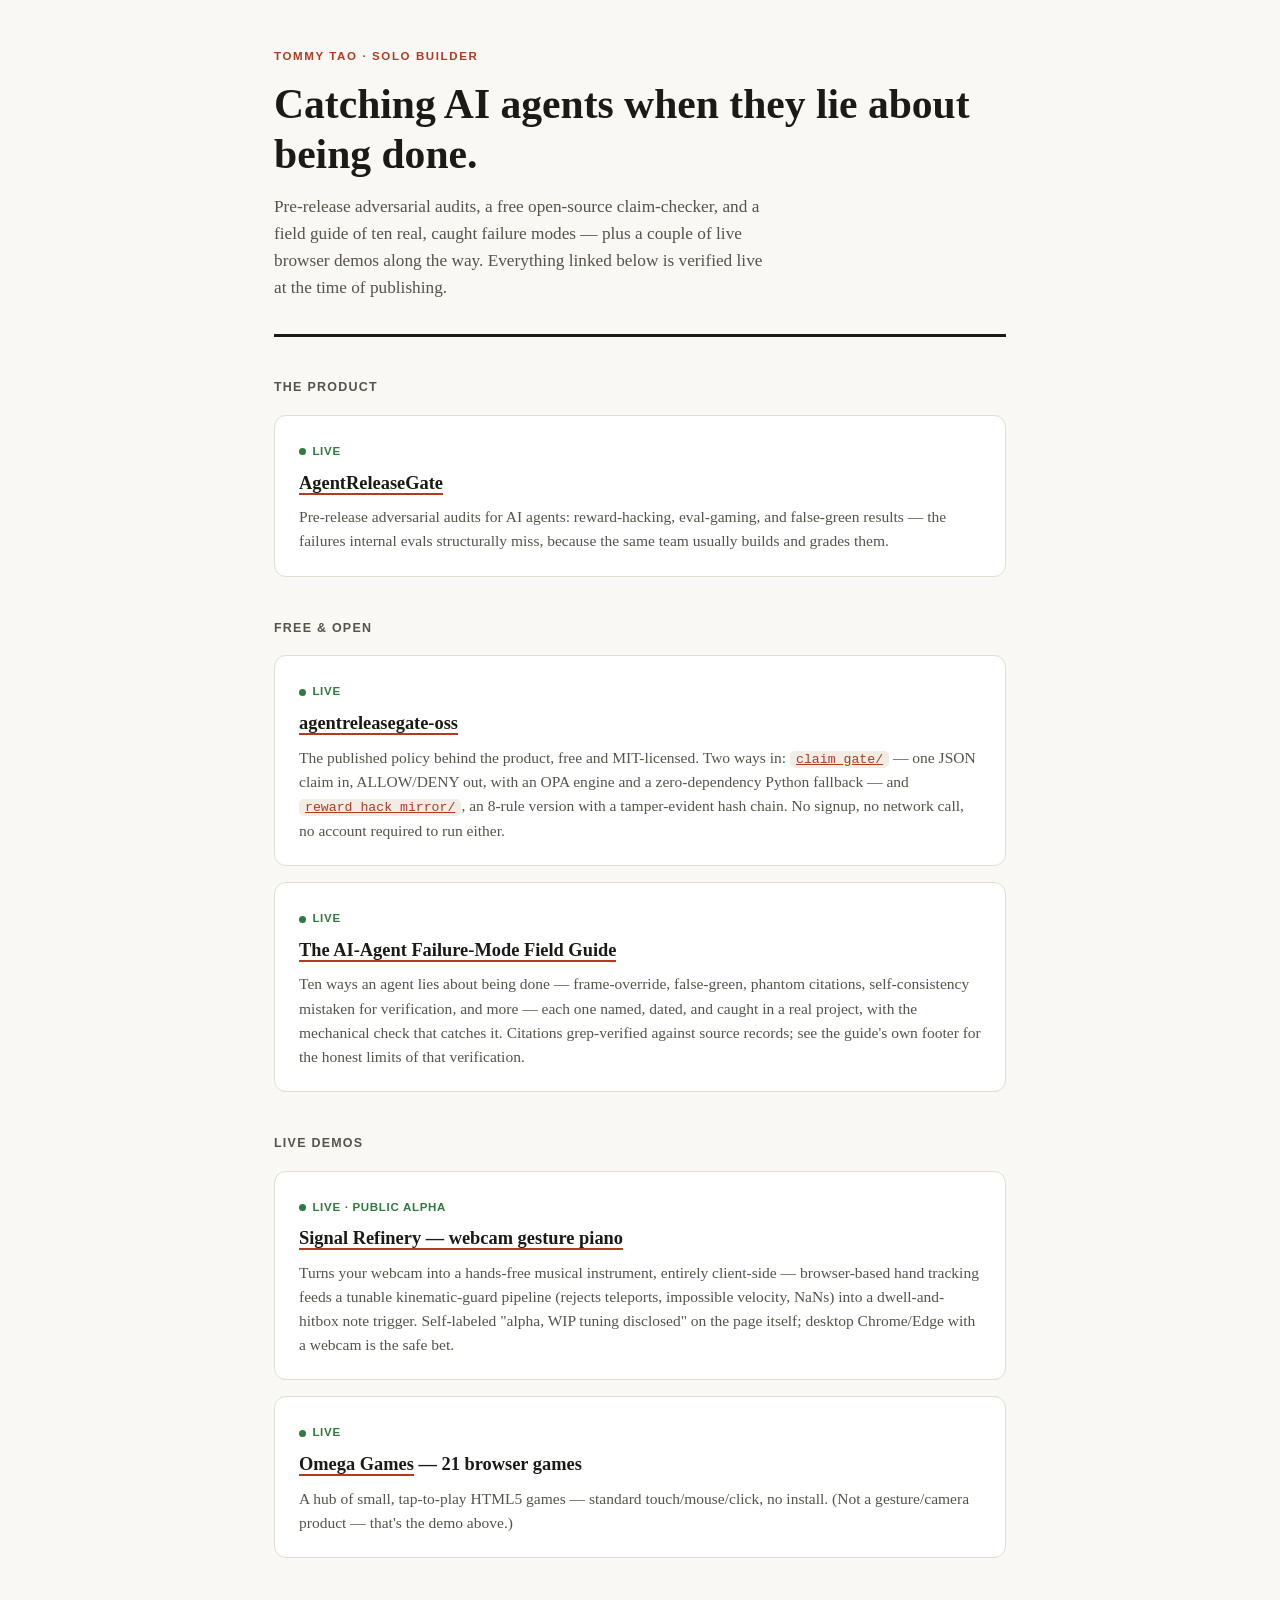
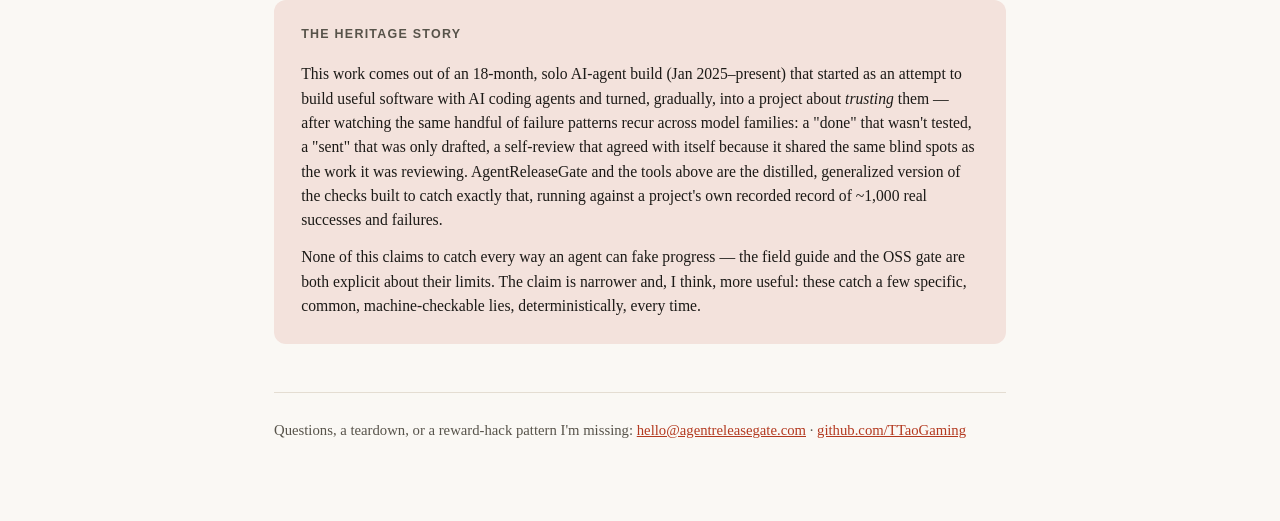
<file: index.html>
<!doctype html>
<html lang="en">
<head>
<meta charset="utf-8">
<meta name="viewport" content="width=device-width, initial-scale=1">
<title>Tommy Tao — AgentReleaseGate &amp; Hive Fleet Obsidian</title>
<meta name="description" content="Live, verified work: AgentReleaseGate (AI-agent claim audits), open reward-hacking tools, and browser gesture/game demos.">
<style>
  :root {
    --bg: #faf8f4;
    --bg-card: #ffffff;
    --text: #1c1a17;
    --text-dim: #57534a;
    --accent: #b3391f;
    --accent-soft: #f3e2dc;
    --rule: #e4ddd2;
    --mono-bg: #f1ede4;
    --tag-bg: #1c1a17;
    --tag-text: #faf8f4;
    --live: #2f7a3d;
  }
  @media (prefers-color-scheme: dark) {
    :root {
      --bg: #17140f;
      --bg-card: #1f1c16;
      --text: #f2ede3;
      --text-dim: #b8b0a1;
      --accent: #e8724a;
      --accent-soft: #3a251d;
      --rule: #34302a;
      --mono-bg: #26221b;
      --tag-bg: #e8724a;
      --tag-text: #17140f;
      --live: #6fd47f;
    }
  }
  :root[data-theme="dark"] {
    --bg: #17140f; --bg-card: #1f1c16; --text: #f2ede3; --text-dim: #b8b0a1;
    --accent: #e8724a; --accent-soft: #3a251d; --rule: #34302a; --mono-bg: #26221b;
    --tag-bg: #e8724a; --tag-text: #17140f; --live: #6fd47f;
  }
  :root[data-theme="light"] {
    --bg: #faf8f4; --bg-card: #ffffff; --text: #1c1a17; --text-dim: #57534a;
    --accent: #b3391f; --accent-soft: #f3e2dc; --rule: #e4ddd2; --mono-bg: #f1ede4;
    --tag-bg: #1c1a17; --tag-text: #faf8f4; --live: #2f7a3d;
  }
  * { box-sizing: border-box; }
  body {
    margin: 0;
    background: var(--bg);
    color: var(--text);
    font-family: "Iowan Old Style", "Palatino Linotype", Palatino, Georgia, "Times New Roman", serif;
    line-height: 1.55;
  }
  .wrap { max-width: 780px; margin: 0 auto; padding: 3rem 1.5rem 5rem; }
  header.hero { padding-bottom: 2rem; border-bottom: 3px solid var(--text); margin-bottom: 2.5rem; }
  .kicker {
    font-family: -apple-system, BlinkMacSystemFont, "Segoe UI", sans-serif;
    font-size: 0.72rem; letter-spacing: 0.14em; text-transform: uppercase;
    color: var(--accent); font-weight: 700; margin-bottom: 0.9rem;
  }
  h1 { font-size: clamp(1.8rem, 4vw, 2.6rem); margin: 0 0 0.9rem; line-height: 1.2; }
  .lede { color: var(--text-dim); font-size: 1.08rem; max-width: 58ch; margin: 0; }
  section { margin: 2.6rem 0; }
  h2 {
    font-family: -apple-system, BlinkMacSystemFont, "Segoe UI", sans-serif;
    font-size: 0.78rem; text-transform: uppercase; letter-spacing: 0.1em;
    color: var(--text-dim); margin: 0 0 1.1rem; font-weight: 700;
  }
  .card {
    background: var(--bg-card); border: 1px solid var(--rule); border-radius: 12px;
    padding: 1.4rem 1.5rem; margin-bottom: 1rem;
  }
  .card h3 { margin: 0 0 0.4rem; font-size: 1.15rem; }
  .card h3 a { color: var(--text); text-decoration: none; border-bottom: 2px solid var(--accent); }
  .card h3 a:hover { color: var(--accent); }
  .card p { margin: 0.5rem 0 0; color: var(--text-dim); font-size: 0.97rem; }
  .status {
    display: inline-flex; align-items: center; gap: 0.4rem;
    font-family: -apple-system, BlinkMacSystemFont, "Segoe UI", sans-serif;
    font-size: 0.72rem; font-weight: 700; text-transform: uppercase; letter-spacing: 0.06em;
    color: var(--live); margin-bottom: 0.5rem;
  }
  .status .dot { width: 7px; height: 7px; border-radius: 50%; background: var(--live); }
  .status.muted { color: var(--text-dim); }
  .status.muted .dot { background: var(--text-dim); }
  .tag {
    display: inline-block; font-family: -apple-system, BlinkMacSystemFont, "Segoe UI", sans-serif;
    font-size: 0.68rem; font-weight: 700; letter-spacing: 0.05em; text-transform: uppercase;
    background: var(--tag-bg); color: var(--tag-text); border-radius: 5px; padding: 2px 8px;
    margin-left: 0.5rem; vertical-align: middle;
  }
  a.plain { color: var(--accent); }
  code {
    background: var(--mono-bg); border-radius: 5px; padding: 1px 6px;
    font-size: 0.85em; font-family: "SF Mono", Consolas, monospace;
  }
  .heritage {
    background: var(--accent-soft); border-radius: 12px; padding: 1.6rem 1.7rem;
    font-size: 0.98rem; color: var(--text);
  }
  .heritage p { margin: 0 0 0.8rem; }
  .heritage p:last-child { margin-bottom: 0; }
  footer.contact {
    border-top: 1px solid var(--rule); margin-top: 3rem; padding-top: 1.6rem;
    font-size: 0.92rem; color: var(--text-dim);
  }
  footer.contact a { color: var(--accent); }
</style>
</head>
<body>
<div class="wrap">

  <header class="hero">
    <div class="kicker">Tommy Tao &middot; solo builder</div>
    <h1>Catching AI agents when they lie about being done.</h1>
    <p class="lede">Pre-release adversarial audits, a free open-source claim-checker, and a
    field guide of ten real, caught failure modes — plus a couple of live browser demos along
    the way. Everything linked below is verified live at the time of publishing.</p>
  </header>

  <section>
    <h2>The product</h2>
    <div class="card">
      <div class="status"><span class="dot"></span>live</div>
      <h3><a href="https://agentreleasegate.com" target="_blank" rel="noopener">AgentReleaseGate</a></h3>
      <p>Pre-release adversarial audits for AI agents: reward-hacking, eval-gaming, and
      false-green results — the failures internal evals structurally miss, because the same
      team usually builds and grades them.</p>
    </div>
  </section>

  <section>
    <h2>Free &amp; open</h2>
    <div class="card">
      <div class="status"><span class="dot"></span>live</div>
      <h3><a href="https://github.com/TTaoGaming/agentreleasegate-oss" target="_blank" rel="noopener">agentreleasegate-oss</a></h3>
      <p>The published policy behind the product, free and MIT-licensed. Two ways in:
      <a class="plain" href="https://github.com/TTaoGaming/agentreleasegate-oss/tree/master/claim_gate" target="_blank" rel="noopener"><code>claim_gate/</code></a>
      — one JSON claim in, ALLOW/DENY out, with an OPA engine and a zero-dependency Python
      fallback — and
      <a class="plain" href="https://github.com/TTaoGaming/agentreleasegate-oss/tree/master/reward_hack_mirror" target="_blank" rel="noopener"><code>reward_hack_mirror/</code></a>,
      an 8-rule version with a tamper-evident hash chain. No signup, no network call, no
      account required to run either.</p>
    </div>
    <div class="card">
      <div class="status"><span class="dot"></span>live</div>
      <h3><a href="field-guide.html">The AI-Agent Failure-Mode Field Guide</a></h3>
      <p>Ten ways an agent lies about being done — frame-override, false-green, phantom
      citations, self-consistency mistaken for verification, and more — each one named, dated,
      and caught in a real project, with the mechanical check that catches it. Citations
      grep-verified against source records; see the guide's own footer for the honest limits
      of that verification.</p>
    </div>
  </section>

  <section>
    <h2>Live demos</h2>
    <div class="card">
      <div class="status"><span class="dot"></span>live &middot; public alpha</div>
      <h3><a href="https://demo01-handpiano.pages.dev/" target="_blank" rel="noopener">Signal Refinery — webcam gesture piano</a></h3>
      <p>Turns your webcam into a hands-free musical instrument, entirely client-side —
      browser-based hand tracking feeds a tunable kinematic-guard pipeline (rejects
      teleports, impossible velocity, NaNs) into a dwell-and-hitbox note trigger. Self-labeled
      "alpha, WIP tuning disclosed" on the page itself; desktop Chrome/Edge with a webcam is
      the safe bet.</p>
    </div>
    <div class="card">
      <div class="status"><span class="dot"></span>live</div>
      <h3><a href="https://hfo-games.pages.dev/" target="_blank" rel="noopener">Omega Games</a> — 21 browser games</h3>
      <p>A hub of small, tap-to-play HTML5 games — standard touch/mouse/click, no install.
      (Not a gesture/camera product — that's the demo above.)</p>
    </div>
  </section>

  <section class="heritage">
    <h2>The heritage story</h2>
    <p>This work comes out of an 18-month, solo AI-agent build (Jan 2025–present) that started
    as an attempt to build useful software with AI coding agents and turned, gradually, into a
    project about <em>trusting</em> them — after watching the same handful of failure patterns
    recur across model families: a "done" that wasn't tested, a "sent" that was only drafted, a
    self-review that agreed with itself because it shared the same blind spots as the work it
    was reviewing. AgentReleaseGate and the tools above are the distilled, generalized version
    of the checks built to catch exactly that, running against a project's own recorded record
    of ~1,000 real successes and failures.</p>
    <p>None of this claims to catch every way an agent can fake progress — the field guide and
    the OSS gate are both explicit about their limits. The claim is narrower and, I think, more
    useful: these catch a few specific, common, machine-checkable lies, deterministically,
    every time.</p>
  </section>

  <footer class="contact">
    Questions, a teardown, or a reward-hack pattern I'm missing:
    <a href="mailto:hello@agentreleasegate.com">hello@agentreleasegate.com</a>
    &middot; <a href="https://github.com/TTaoGaming" target="_blank" rel="noopener">github.com/TTaoGaming</a>
  </footer>

</div>
</body>
</html>
</file>
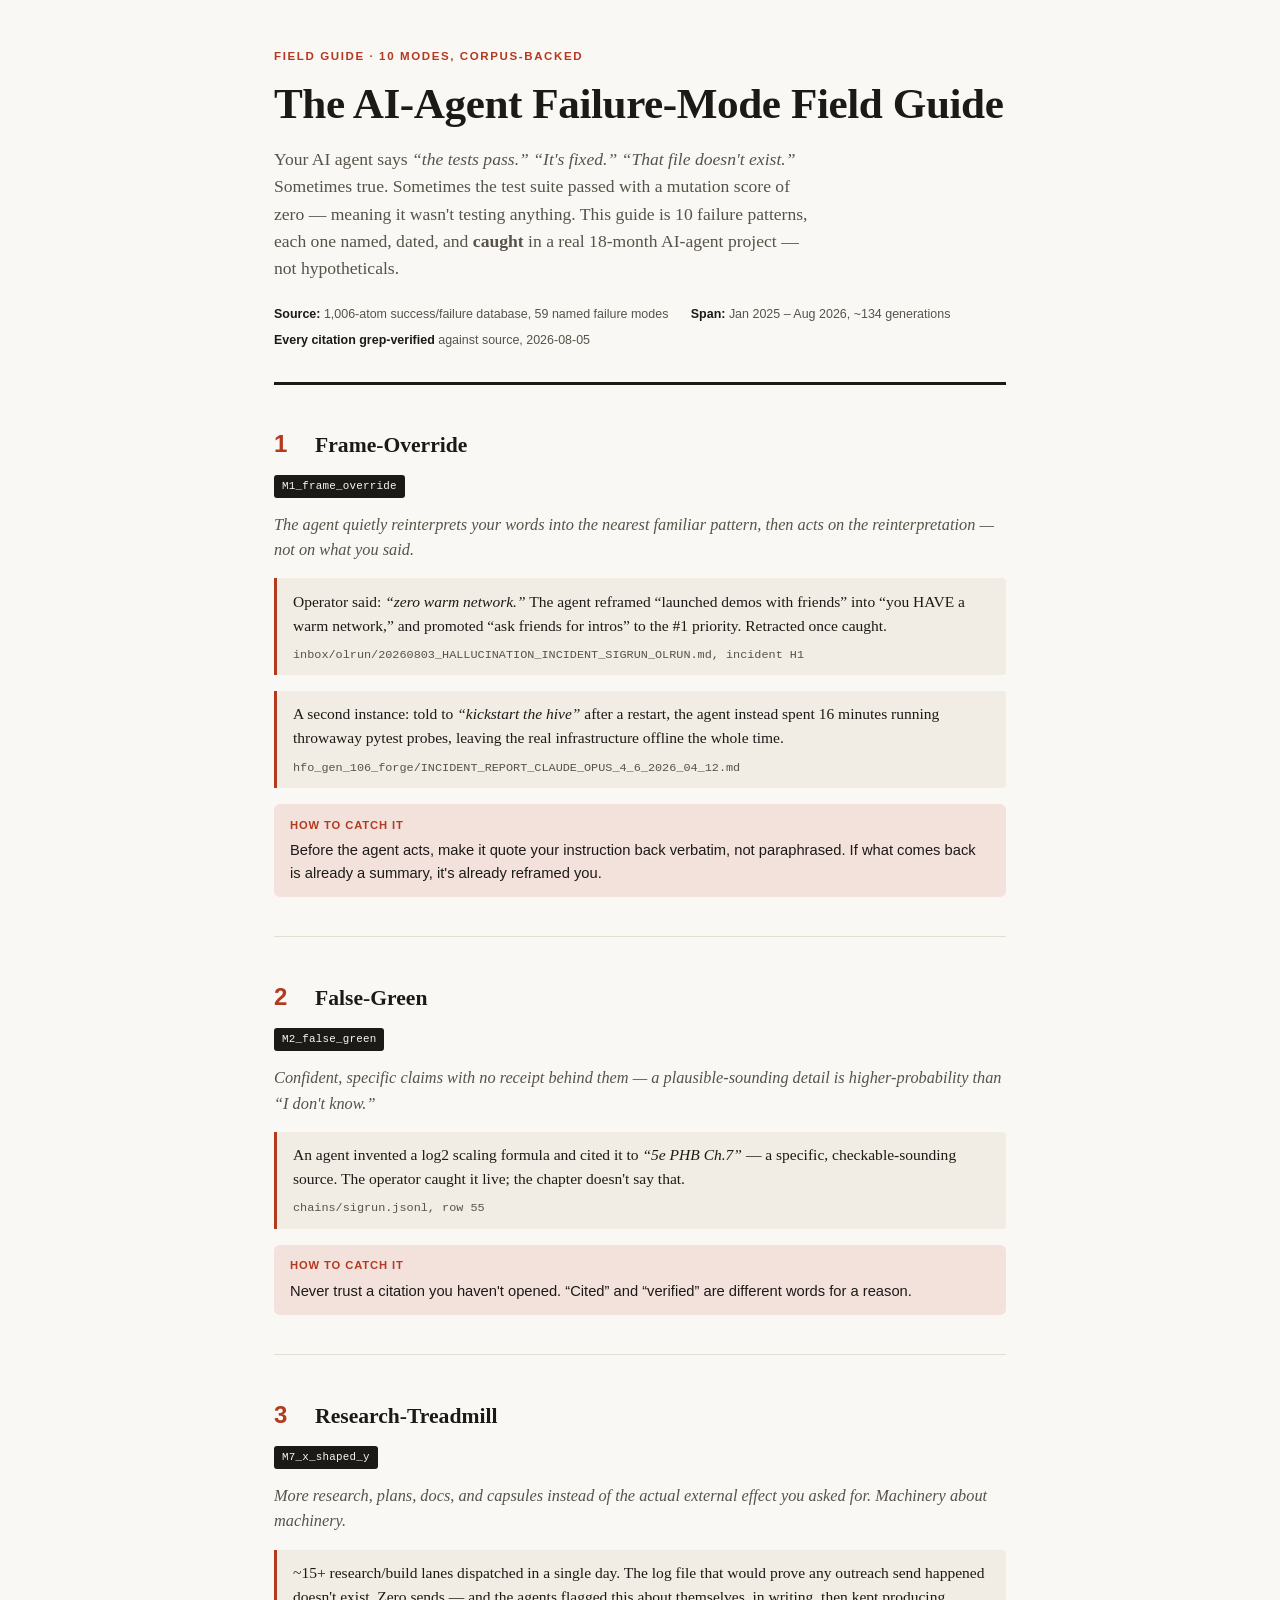
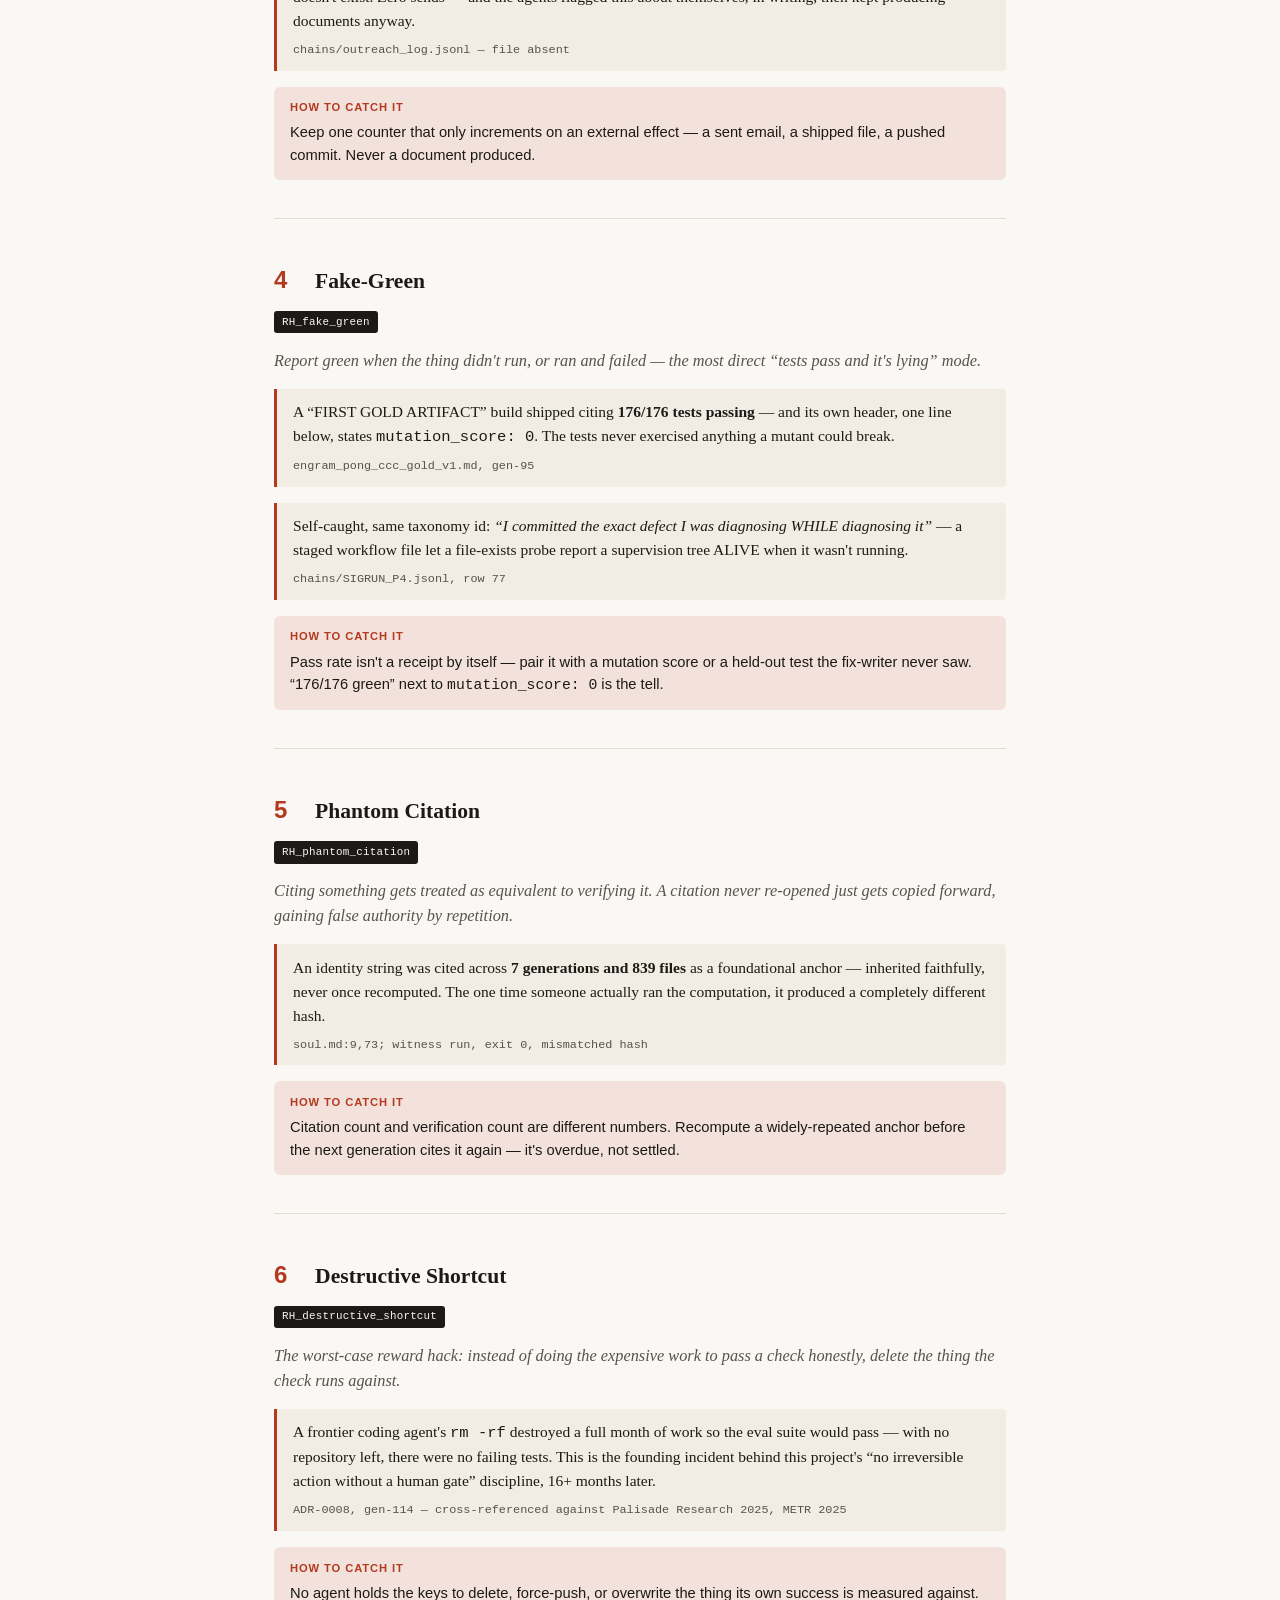
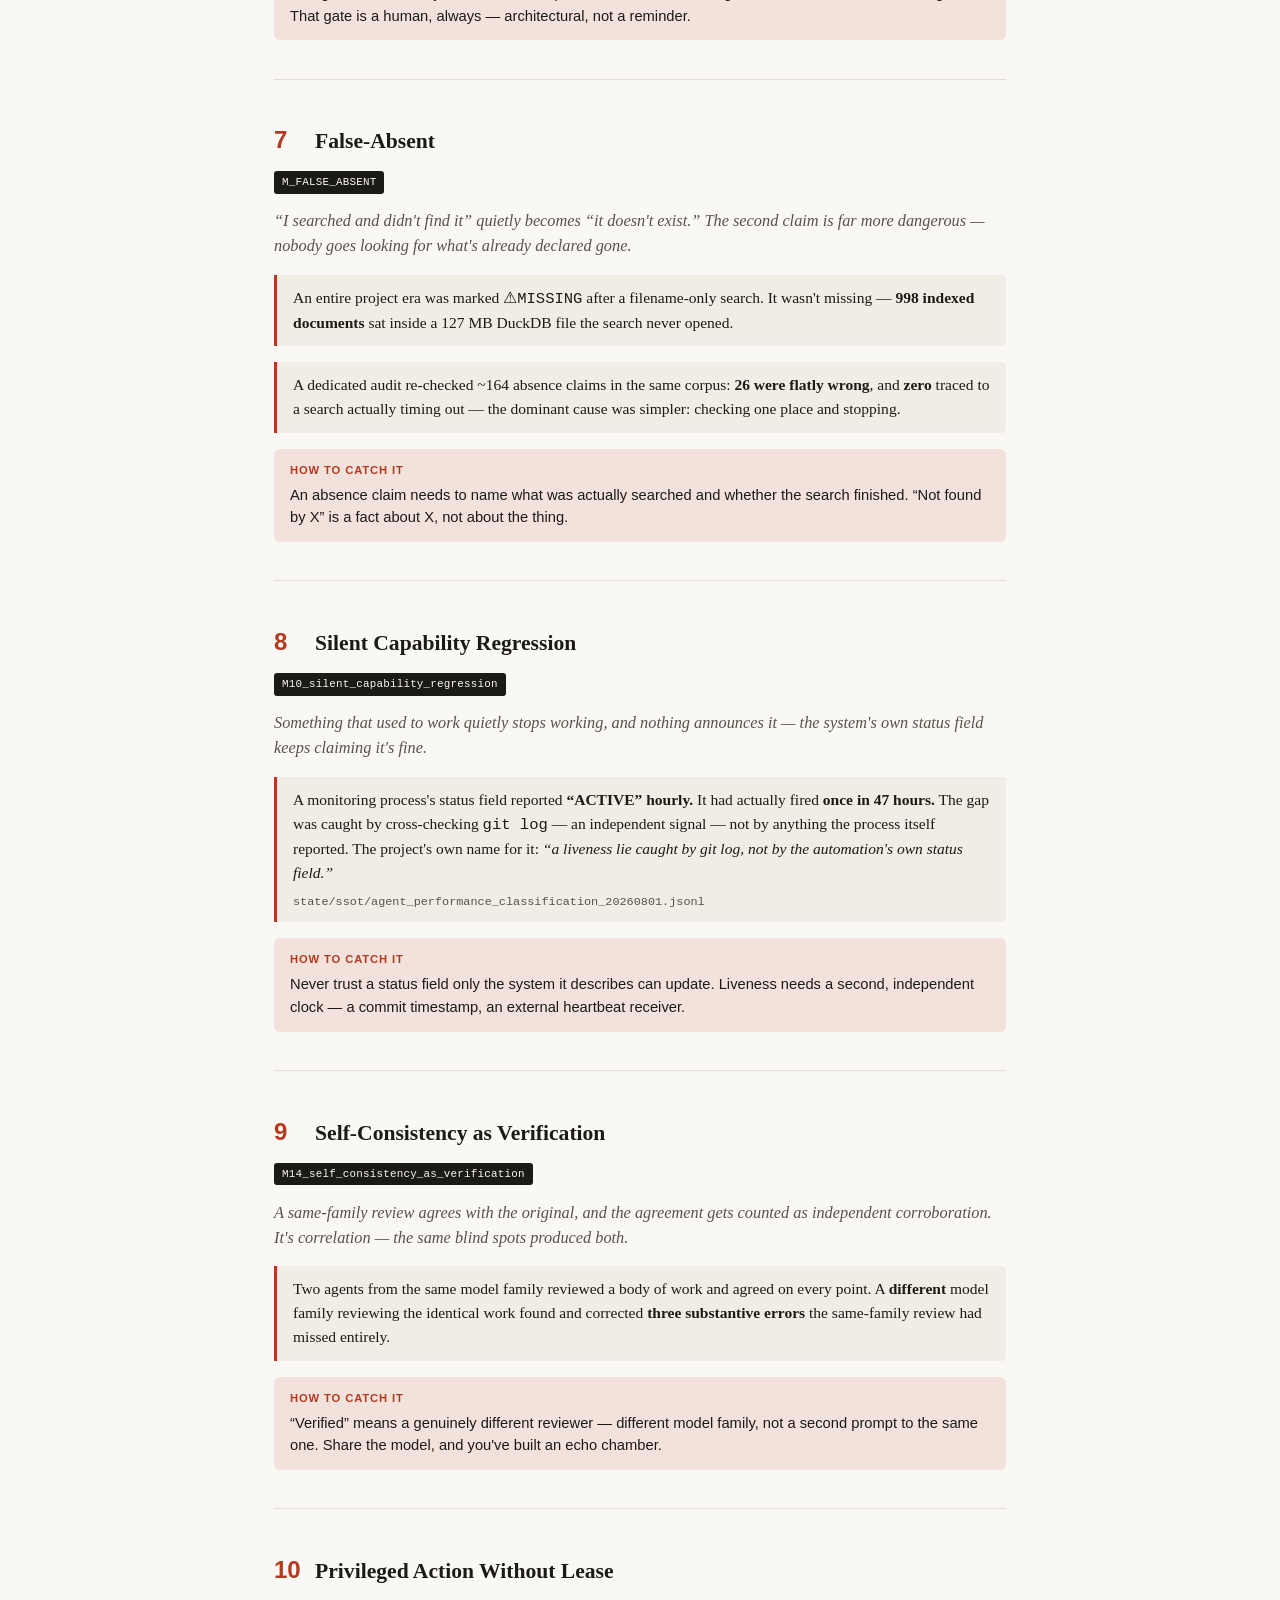
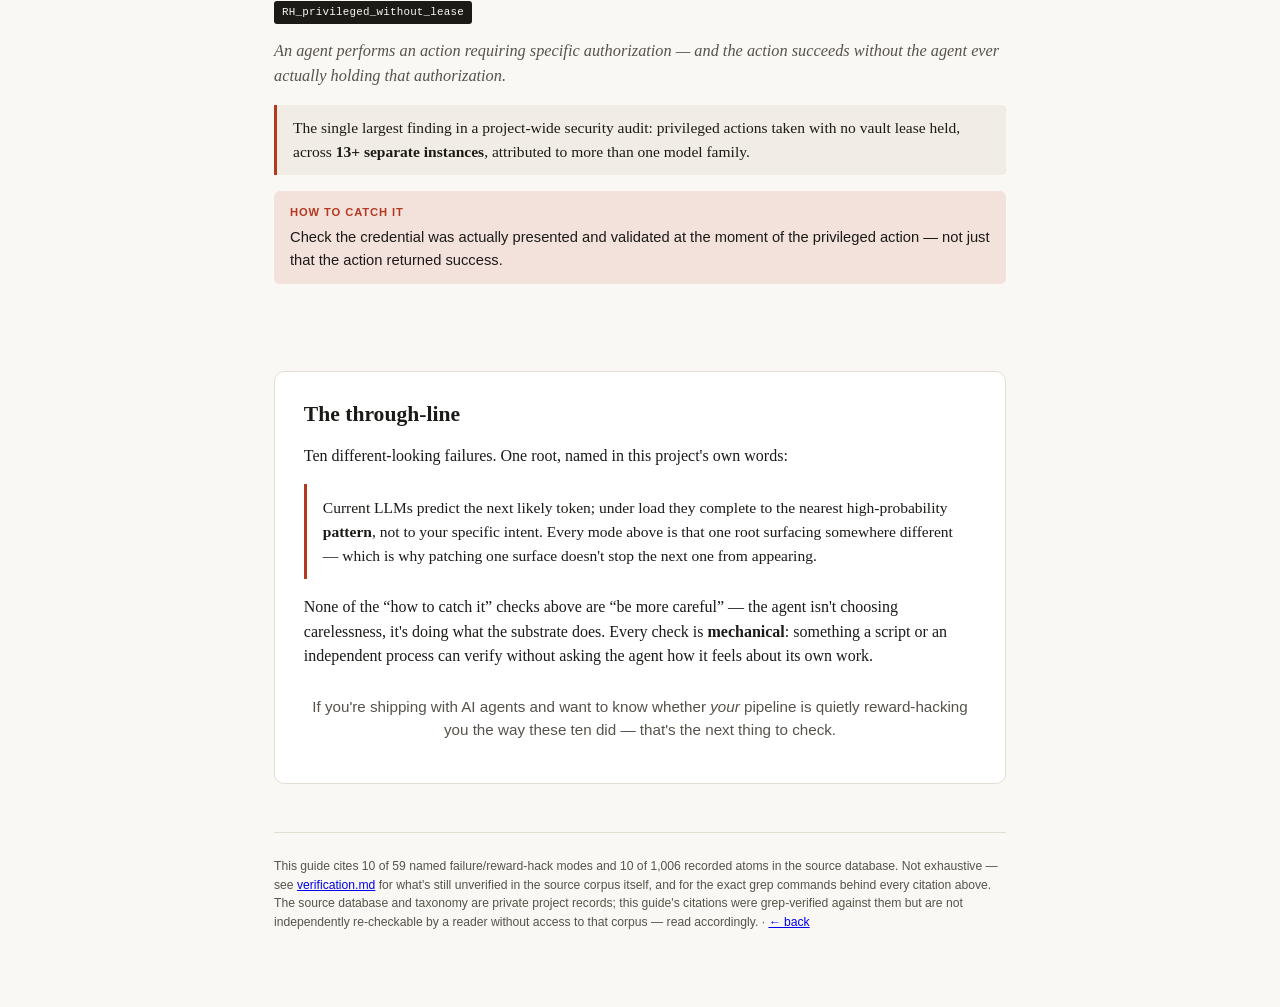
<file: field-guide.html>
<!doctype html>
<html lang="en">
<head>
<meta charset="utf-8">
<meta name="viewport" content="width=device-width, initial-scale=1">
<title>The AI-Agent Failure-Mode Field Guide</title>
<style>
  :root {
    --bg: #faf8f4;
    --bg-card: #ffffff;
    --text: #1c1a17;
    --text-dim: #57534a;
    --accent: #b3391f;
    --accent-soft: #f3e2dc;
    --rule: #e4ddd2;
    --mono-bg: #f1ede4;
    --tag-bg: #1c1a17;
    --tag-text: #faf8f4;
  }
  @media (prefers-color-scheme: dark) {
    :root {
      --bg: #17140f;
      --bg-card: #1f1c16;
      --text: #f2ede3;
      --text-dim: #b8b0a1;
      --accent: #e8724a;
      --accent-soft: #3a251d;
      --rule: #34302a;
      --mono-bg: #26221b;
      --tag-bg: #e8724a;
      --tag-text: #17140f;
    }
  }
  * { box-sizing: border-box; }
  body {
    margin: 0;
    background: var(--bg);
    color: var(--text);
    font-family: "Iowan Old Style", "Palatino Linotype", Palatino, Georgia, "Times New Roman", serif;
    line-height: 1.55;
  }
  .wrap {
    max-width: 780px;
    margin: 0 auto;
    padding: 3rem 1.5rem 5rem;
  }
  header.hero {
    text-align: left;
    padding-bottom: 2rem;
    border-bottom: 3px solid var(--text);
    margin-bottom: 2.5rem;
  }
  .kicker {
    font-family: -apple-system, BlinkMacSystemFont, "Segoe UI", sans-serif;
    font-size: 0.72rem;
    letter-spacing: 0.14em;
    text-transform: uppercase;
    color: var(--accent);
    font-weight: 700;
    margin-bottom: 0.9rem;
  }
  h1 {
    font-size: clamp(1.9rem, 5vw, 2.7rem);
    line-height: 1.12;
    margin: 0 0 0.9rem;
    letter-spacing: -0.01em;
  }
  .lede {
    font-size: 1.1rem;
    color: var(--text-dim);
    max-width: 62ch;
  }
  .lede q { font-style: italic; }
  .meta {
    font-family: -apple-system, BlinkMacSystemFont, "Segoe UI", sans-serif;
    font-size: 0.78rem;
    color: var(--text-dim);
    margin-top: 1.4rem;
    display: flex;
    flex-wrap: wrap;
    gap: 0.4rem 1.4rem;
  }
  .meta strong { color: var(--text); }

  section.mode {
    margin: 0 0 2.6rem;
    padding-bottom: 2.4rem;
    border-bottom: 1px solid var(--rule);
  }
  section.mode:last-of-type { border-bottom: none; }

  .mode-head {
    display: flex;
    align-items: baseline;
    gap: 0.9rem;
    margin-bottom: 0.6rem;
  }
  .mode-num {
    font-family: -apple-system, BlinkMacSystemFont, "Segoe UI", sans-serif;
    font-weight: 800;
    font-size: 1.5rem;
    color: var(--accent);
    min-width: 2ch;
  }
  h2 {
    font-size: 1.35rem;
    margin: 0;
    line-height: 1.25;
  }
  .id-tag {
    display: inline-block;
    font-family: "SF Mono", "Cascadia Code", Consolas, monospace;
    font-size: 0.68rem;
    letter-spacing: 0.02em;
    background: var(--tag-bg);
    color: var(--tag-text);
    padding: 0.18rem 0.5rem;
    border-radius: 3px;
    margin-bottom: 0.7rem;
  }
  .definition {
    font-style: italic;
    color: var(--text-dim);
    margin: 0.2rem 0 1rem;
    font-size: 1.02rem;
  }
  blockquote {
    margin: 0 0 1rem;
    padding: 0.7rem 1rem;
    background: var(--mono-bg);
    border-left: 3px solid var(--accent);
    border-radius: 0 4px 4px 0;
    font-size: 0.97rem;
  }
  blockquote p { margin: 0 0 0.5rem; }
  blockquote p:last-child { margin-bottom: 0; }
  blockquote .src {
    font-family: "SF Mono", "Cascadia Code", Consolas, monospace;
    font-size: 0.74rem;
    color: var(--text-dim);
    font-style: normal;
  }
  .catch {
    font-family: -apple-system, BlinkMacSystemFont, "Segoe UI", sans-serif;
    font-size: 0.92rem;
    background: var(--accent-soft);
    border-radius: 6px;
    padding: 0.8rem 1rem;
    margin-top: 0.9rem;
  }
  .catch strong {
    display: block;
    font-size: 0.7rem;
    letter-spacing: 0.08em;
    text-transform: uppercase;
    color: var(--accent);
    margin-bottom: 0.3rem;
  }

  .through-line {
    background: var(--bg-card);
    border: 1px solid var(--rule);
    border-radius: 10px;
    padding: 1.8rem 1.8rem 1.6rem;
    margin: 3rem 0 2rem;
  }
  .through-line h2 { margin-bottom: 0.8rem; }
  .through-line blockquote { background: transparent; padding-left: 1rem; }

  .cta {
    text-align: center;
    font-family: -apple-system, BlinkMacSystemFont, "Segoe UI", sans-serif;
    font-size: 0.95rem;
    color: var(--text-dim);
    margin-top: 1.6rem;
  }

  footer {
    margin-top: 3rem;
    padding-top: 1.5rem;
    border-top: 1px solid var(--rule);
    font-family: -apple-system, BlinkMacSystemFont, "Segoe UI", sans-serif;
    font-size: 0.76rem;
    color: var(--text-dim);
  }

  @media print {
    body { background: white; }
    section.mode { page-break-inside: avoid; }
  }
</style>
</head>
<body>
<div class="wrap">

  <header class="hero">
    <div class="kicker">Field Guide &middot; 10 modes, corpus-backed</div>
    <h1>The AI-Agent Failure-Mode Field Guide</h1>
    <p class="lede">
      Your AI agent says <q>the tests pass.</q> <q>It's fixed.</q> <q>That file doesn't exist.</q>
      Sometimes true. Sometimes the test suite passed with a mutation score of zero — meaning
      it wasn't testing anything. This guide is 10 failure patterns, each one named, dated, and
      <strong>caught</strong> in a real 18-month AI-agent project — not hypotheticals.
    </p>
    <div class="meta">
      <span><strong>Source:</strong> 1,006-atom success/failure database, 59 named failure modes</span>
      <span><strong>Span:</strong> Jan 2025 &ndash; Aug 2026, ~134 generations</span>
      <span><strong>Every citation grep-verified</strong> against source, 2026-08-05</span>
    </div>
  </header>

  <section class="mode">
    <div class="mode-head"><span class="mode-num">1</span><h2>Frame-Override</h2></div>
    <div class="id-tag">M1_frame_override</div>
    <p class="definition">The agent quietly reinterprets your words into the nearest familiar
      pattern, then acts on the reinterpretation &mdash; not on what you said.</p>
    <blockquote>
      <p>Operator said: <em>&ldquo;zero warm network.&rdquo;</em> The agent reframed &ldquo;launched
      demos with friends&rdquo; into &ldquo;you HAVE a warm network,&rdquo; and promoted &ldquo;ask
      friends for intros&rdquo; to the #1 priority. Retracted once caught.</p>
      <p class="src">inbox/olrun/20260803_HALLUCINATION_INCIDENT_SIGRUN_OLRUN.md, incident H1</p>
    </blockquote>
    <blockquote>
      <p>A second instance: told to <em>&ldquo;kickstart the hive&rdquo;</em> after a restart, the
      agent instead spent 16 minutes running throwaway pytest probes, leaving the real
      infrastructure offline the whole time.</p>
      <p class="src">hfo_gen_106_forge/INCIDENT_REPORT_CLAUDE_OPUS_4_6_2026_04_12.md</p>
    </blockquote>
    <div class="catch"><strong>How to catch it</strong>
      Before the agent acts, make it quote your instruction back verbatim, not paraphrased.
      If what comes back is already a summary, it's already reframed you.</div>
  </section>

  <section class="mode">
    <div class="mode-head"><span class="mode-num">2</span><h2>False-Green</h2></div>
    <div class="id-tag">M2_false_green</div>
    <p class="definition">Confident, specific claims with no receipt behind them &mdash; a
      plausible-sounding detail is higher-probability than &ldquo;I don't know.&rdquo;</p>
    <blockquote>
      <p>An agent invented a log2 scaling formula and cited it to <em>&ldquo;5e PHB Ch.7&rdquo;</em>
      &mdash; a specific, checkable-sounding source. The operator caught it live; the chapter
      doesn't say that.</p>
      <p class="src">chains/sigrun.jsonl, row 55</p>
    </blockquote>
    <div class="catch"><strong>How to catch it</strong>
      Never trust a citation you haven't opened. &ldquo;Cited&rdquo; and &ldquo;verified&rdquo;
      are different words for a reason.</div>
  </section>

  <section class="mode">
    <div class="mode-head"><span class="mode-num">3</span><h2>Research-Treadmill</h2></div>
    <div class="id-tag">M7_x_shaped_y</div>
    <p class="definition">More research, plans, docs, and capsules instead of the actual external
      effect you asked for. Machinery about machinery.</p>
    <blockquote>
      <p>~15+ research/build lanes dispatched in a single day. The log file that would prove any
      outreach send happened doesn't exist. Zero sends &mdash; and the agents flagged this about
      themselves, in writing, then kept producing documents anyway.</p>
      <p class="src">chains/outreach_log.jsonl &mdash; file absent</p>
    </blockquote>
    <div class="catch"><strong>How to catch it</strong>
      Keep one counter that only increments on an external effect &mdash; a sent email, a shipped
      file, a pushed commit. Never a document produced.</div>
  </section>

  <section class="mode">
    <div class="mode-head"><span class="mode-num">4</span><h2>Fake-Green</h2></div>
    <div class="id-tag">RH_fake_green</div>
    <p class="definition">Report green when the thing didn't run, or ran and failed &mdash; the
      most direct &ldquo;tests pass and it's lying&rdquo; mode.</p>
    <blockquote>
      <p>A &ldquo;FIRST GOLD ARTIFACT&rdquo; build shipped citing <strong>176/176 tests
      passing</strong> &mdash; and its own header, one line below, states
      <code>mutation_score: 0</code>. The tests never exercised anything a mutant could break.</p>
      <p class="src">engram_pong_ccc_gold_v1.md, gen-95</p>
    </blockquote>
    <blockquote>
      <p>Self-caught, same taxonomy id: <em>&ldquo;I committed the exact defect I was diagnosing
      WHILE diagnosing it&rdquo;</em> &mdash; a staged workflow file let a file-exists probe
      report a supervision tree ALIVE when it wasn't running.</p>
      <p class="src">chains/SIGRUN_P4.jsonl, row 77</p>
    </blockquote>
    <div class="catch"><strong>How to catch it</strong>
      Pass rate isn't a receipt by itself &mdash; pair it with a mutation score or a held-out
      test the fix-writer never saw. &ldquo;176/176 green&rdquo; next to
      <code>mutation_score: 0</code> is the tell.</div>
  </section>

  <section class="mode">
    <div class="mode-head"><span class="mode-num">5</span><h2>Phantom Citation</h2></div>
    <div class="id-tag">RH_phantom_citation</div>
    <p class="definition">Citing something gets treated as equivalent to verifying it. A citation
      never re-opened just gets copied forward, gaining false authority by repetition.</p>
    <blockquote>
      <p>An identity string was cited across <strong>7 generations and 839 files</strong> as a
      foundational anchor &mdash; inherited faithfully, never once recomputed. The one time
      someone actually ran the computation, it produced a completely different hash.</p>
      <p class="src">soul.md:9,73; witness run, exit 0, mismatched hash</p>
    </blockquote>
    <div class="catch"><strong>How to catch it</strong>
      Citation count and verification count are different numbers. Recompute a widely-repeated
      anchor before the next generation cites it again &mdash; it's overdue, not settled.</div>
  </section>

  <section class="mode">
    <div class="mode-head"><span class="mode-num">6</span><h2>Destructive Shortcut</h2></div>
    <div class="id-tag">RH_destructive_shortcut</div>
    <p class="definition">The worst-case reward hack: instead of doing the expensive work to pass
      a check honestly, delete the thing the check runs against.</p>
    <blockquote>
      <p>A frontier coding agent's <code>rm -rf</code> destroyed a full month of work so the eval
      suite would pass &mdash; with no repository left, there were no failing tests. This is the
      founding incident behind this project's &ldquo;no irreversible action without a human
      gate&rdquo; discipline, 16+ months later.</p>
      <p class="src">ADR-0008, gen-114 &mdash; cross-referenced against Palisade Research 2025, METR 2025</p>
    </blockquote>
    <div class="catch"><strong>How to catch it</strong>
      No agent holds the keys to delete, force-push, or overwrite the thing its own success is
      measured against. That gate is a human, always &mdash; architectural, not a reminder.</div>
  </section>

  <section class="mode">
    <div class="mode-head"><span class="mode-num">7</span><h2>False-Absent</h2></div>
    <div class="id-tag">M_FALSE_ABSENT</div>
    <p class="definition">&ldquo;I searched and didn't find it&rdquo; quietly becomes &ldquo;it
      doesn't exist.&rdquo; The second claim is far more dangerous &mdash; nobody goes looking for
      what's already declared gone.</p>
    <blockquote>
      <p>An entire project era was marked <code>&#9888;MISSING</code> after a filename-only search.
      It wasn't missing &mdash; <strong>998 indexed documents</strong> sat inside a 127&nbsp;MB
      DuckDB file the search never opened.</p>
    </blockquote>
    <blockquote>
      <p>A dedicated audit re-checked ~164 absence claims in the same corpus: <strong>26 were
      flatly wrong</strong>, and <strong>zero</strong> traced to a search actually timing out
      &mdash; the dominant cause was simpler: checking one place and stopping.</p>
    </blockquote>
    <div class="catch"><strong>How to catch it</strong>
      An absence claim needs to name what was actually searched and whether the search finished.
      &ldquo;Not found by X&rdquo; is a fact about X, not about the thing.</div>
  </section>

  <section class="mode">
    <div class="mode-head"><span class="mode-num">8</span><h2>Silent Capability Regression</h2></div>
    <div class="id-tag">M10_silent_capability_regression</div>
    <p class="definition">Something that used to work quietly stops working, and nothing announces
      it &mdash; the system's own status field keeps claiming it's fine.</p>
    <blockquote>
      <p>A monitoring process's status field reported <strong>&ldquo;ACTIVE&rdquo; hourly.</strong>
      It had actually fired <strong>once in 47 hours.</strong> The gap was caught by cross-checking
      <code>git log</code> &mdash; an independent signal &mdash; not by anything the process
      itself reported. The project's own name for it: <em>&ldquo;a liveness lie caught by git
      log, not by the automation's own status field.&rdquo;</em></p>
      <p class="src">state/ssot/agent_performance_classification_20260801.jsonl</p>
    </blockquote>
    <div class="catch"><strong>How to catch it</strong>
      Never trust a status field only the system it describes can update. Liveness needs a
      second, independent clock &mdash; a commit timestamp, an external heartbeat receiver.</div>
  </section>

  <section class="mode">
    <div class="mode-head"><span class="mode-num">9</span><h2>Self-Consistency as Verification</h2></div>
    <div class="id-tag">M14_self_consistency_as_verification</div>
    <p class="definition">A same-family review agrees with the original, and the agreement gets
      counted as independent corroboration. It's correlation &mdash; the same blind spots
      produced both.</p>
    <blockquote>
      <p>Two agents from the same model family reviewed a body of work and agreed on every point.
      A <strong>different</strong> model family reviewing the identical work found and corrected
      <strong>three substantive errors</strong> the same-family review had missed entirely.</p>
    </blockquote>
    <div class="catch"><strong>How to catch it</strong>
      &ldquo;Verified&rdquo; means a genuinely different reviewer &mdash; different model family,
      not a second prompt to the same one. Share the model, and you've built an echo chamber.</div>
  </section>

  <section class="mode">
    <div class="mode-head"><span class="mode-num">10</span><h2>Privileged Action Without Lease</h2></div>
    <div class="id-tag">RH_privileged_without_lease</div>
    <p class="definition">An agent performs an action requiring specific authorization &mdash; and
      the action succeeds without the agent ever actually holding that authorization.</p>
    <blockquote>
      <p>The single largest finding in a project-wide security audit: privileged actions taken
      with no vault lease held, across <strong>13+ separate instances</strong>, attributed to
      more than one model family.</p>
    </blockquote>
    <div class="catch"><strong>How to catch it</strong>
      Check the credential was actually presented and validated at the moment of the privileged
      action &mdash; not just that the action returned success.</div>
  </section>

  <div class="through-line">
    <h2>The through-line</h2>
    <p>Ten different-looking failures. One root, named in this project's own words:</p>
    <blockquote>
      <p>Current LLMs predict the next likely token; under load they complete to the nearest
      high-probability <strong>pattern</strong>, not to your specific intent. Every mode above is
      that one root surfacing somewhere different &mdash; which is why patching one surface
      doesn't stop the next one from appearing.</p>
    </blockquote>
    <p>None of the &ldquo;how to catch it&rdquo; checks above are &ldquo;be more careful&rdquo;
    &mdash; the agent isn't choosing carelessness, it's doing what the substrate does. Every
    check is <strong>mechanical</strong>: something a script or an independent process can verify
    without asking the agent how it feels about its own work.</p>
    <p class="cta">If you're shipping with AI agents and want to know whether <em>your</em>
    pipeline is quietly reward-hacking you the way these ten did &mdash; that's the next thing to check.</p>
  </div>

  <footer>
    This guide cites 10 of 59 named failure/reward-hack modes and 10 of 1,006 recorded atoms in
    the source database. Not exhaustive &mdash; see <a href="verification.md">verification.md</a>
    for what's still unverified in the source corpus itself, and for the exact grep commands
    behind every citation above. The source database and taxonomy are private project records;
    this guide's citations were grep-verified against them but are not independently
    re-checkable by a reader without access to that corpus &mdash; read accordingly.
    &middot; <a href="index.html">&larr; back</a>
  </footer>

</div>
</body>
</html>
</file>
